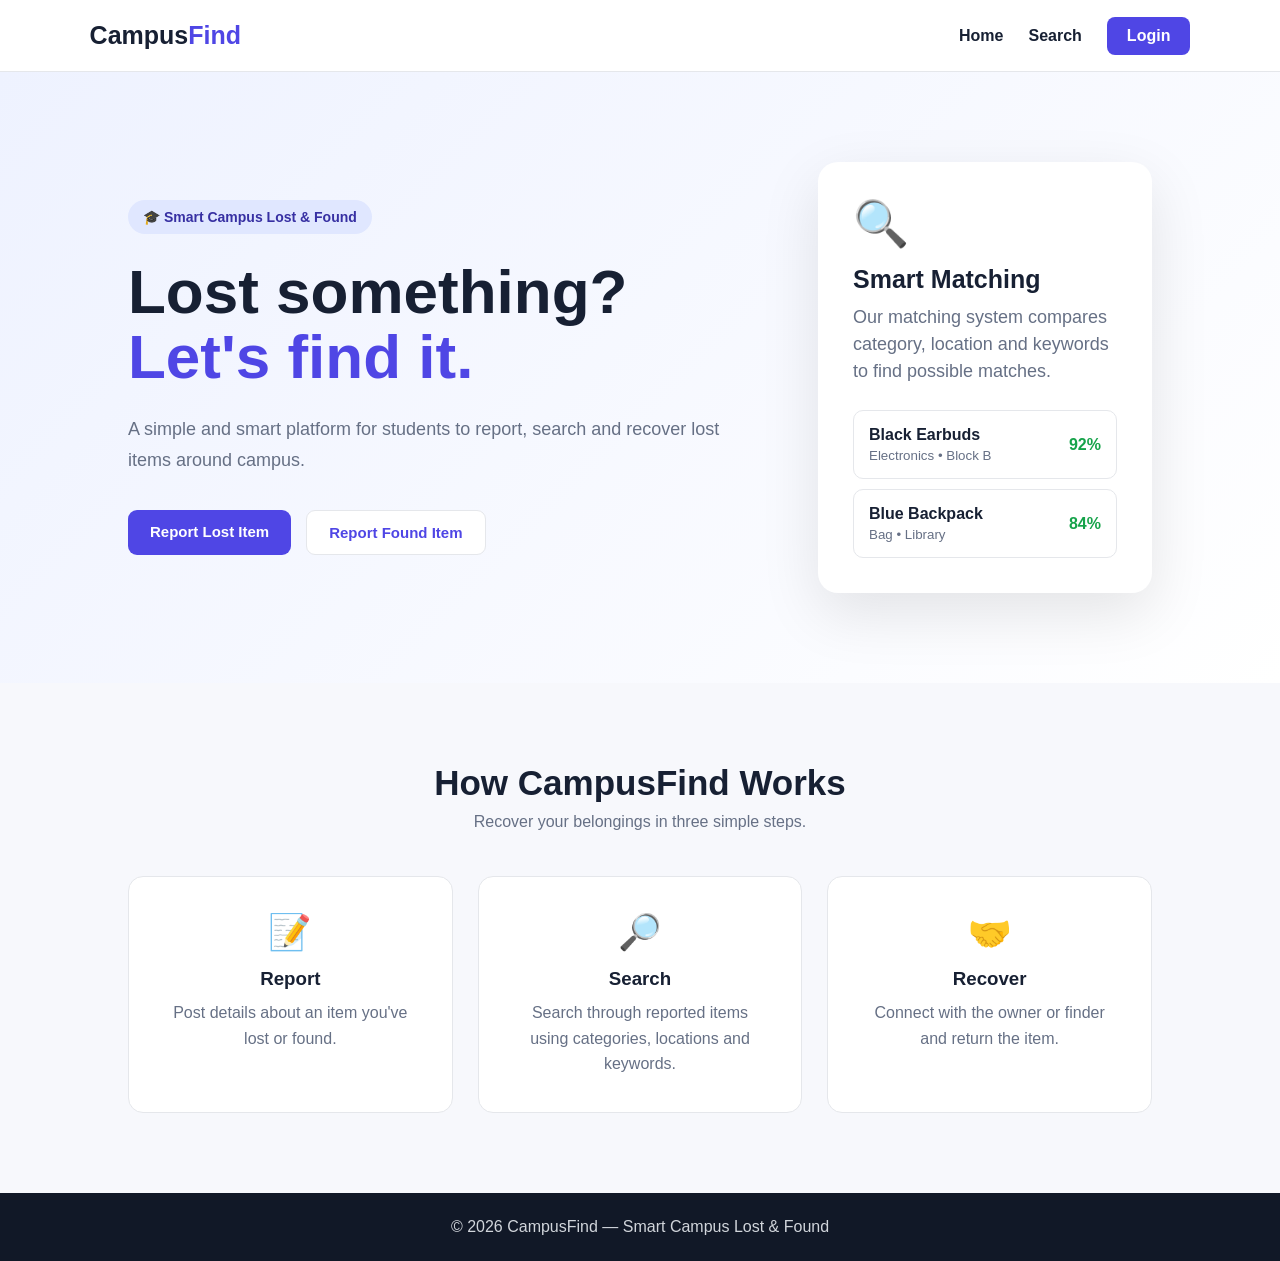
<file: docs/index.html>
<!DOCTYPE html>
<html lang="en">
<head>
    <meta charset="UTF-8">
    <meta name="viewport" content="width=device-width, initial-scale=1.0">
    <title>CampusFind - Lost & Found</title>
    <link rel="stylesheet" href="CSS/style.css">
</head>

<body>

<header class="navbar">
    <div class="logo">
        Campus<span>Find</span>
    </div>

    <nav>
        <a href="index.html">Home</a>
        <a href="search.html">Search</a>
        <a href="login.html" class="nav-btn">Login</a>
    </nav>
</header>

<section class="hero">

    <div class="hero-content">

        <div class="badge">
            🎓 Smart Campus Lost & Found
        </div>

        <h1>
            Lost something?
            <span>Let's find it.</span>
        </h1>

        <p>
            A simple and smart platform for students to report,
            search and recover lost items around campus.
        </p>

        <div class="hero-buttons">
            <a href="post_item.html?type=LOST" class="btn primary">
                Report Lost Item
            </a>

            <a href="post_item.html?type=FOUND" class="btn secondary">
                Report Found Item
            </a>
        </div>

    </div>

    <div class="hero-card">

        <div class="floating-icon">🔍</div>

        <h3>Smart Matching</h3>

        <p>
            Our matching system compares category,
            location and keywords to find possible matches.
        </p>

        <div class="match">
            <div>
                <strong>Black Earbuds</strong>
                <small>Electronics • Block B</small>
            </div>

            <span>92%</span>
        </div>

        <div class="match">
            <div>
                <strong>Blue Backpack</strong>
                <small>Bag • Library</small>
            </div>

            <span>84%</span>
        </div>

    </div>

</section>

<section class="features">

    <h2>How CampusFind Works</h2>

    <p class="section-text">
        Recover your belongings in three simple steps.
    </p>

    <div class="feature-grid">

        <div class="feature-card">
            <div class="feature-icon">📝</div>
            <h3>Report</h3>
            <p>
                Post details about an item you've lost or found.
            </p>
        </div>

        <div class="feature-card">
            <div class="feature-icon">🔎</div>
            <h3>Search</h3>
            <p>
                Search through reported items using categories,
                locations and keywords.
            </p>
        </div>

        <div class="feature-card">
            <div class="feature-icon">🤝</div>
            <h3>Recover</h3>
            <p>
                Connect with the owner or finder and return the item.
            </p>
        </div>

    </div>

</section>

<footer>
    <p>© 2026 CampusFind — Smart Campus Lost & Found</p>
</footer>

<script src="JS/app.js"></script>

</body>
</html>
</file>
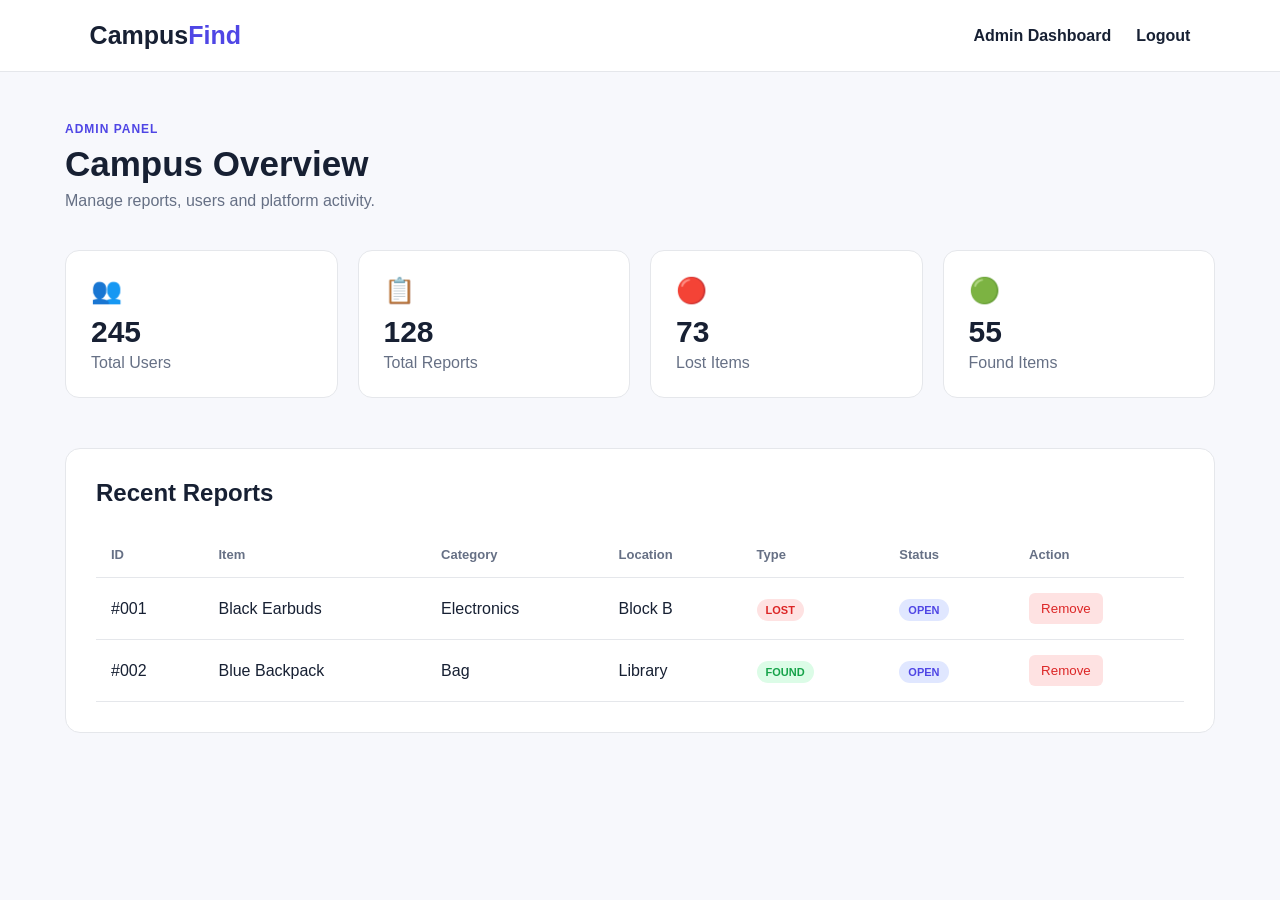
<file: docs/admin.html>
<!DOCTYPE html>
<html lang="en">

<head>

    <meta charset="UTF-8">

    <meta name="viewport"
          content="width=device-width, initial-scale=1.0">

    <title>Admin Dashboard - CampusFind</title>

    <link rel="stylesheet" href="CSS/style.css">

</head>

<body>

<header class="navbar">

    <div class="logo">
        Campus<span>Find</span>
    </div>

    <nav>

        <a href="admin.html">Admin Dashboard</a>

        <a href="index.html">Logout</a>

    </nav>

</header>

<main class="dashboard">

    <div class="dashboard-header">

        <div>

            <p class="small-title">
                ADMIN PANEL
            </p>

            <h1>Campus Overview</h1>

            <p>
                Manage reports, users and platform activity.
            </p>

        </div>

    </div>

    <div class="stats">

        <div class="stat-card">

            <span>👥</span>

            <h2>245</h2>

            <p>Total Users</p>

        </div>

        <div class="stat-card">

            <span>📋</span>

            <h2>128</h2>

            <p>Total Reports</p>

        </div>

        <div class="stat-card">

            <span>🔴</span>

            <h2>73</h2>

            <p>Lost Items</p>

        </div>

        <div class="stat-card">

            <span>🟢</span>

            <h2>55</h2>

            <p>Found Items</p>

        </div>

    </div>

    <section class="dashboard-section">

        <div class="section-heading">

            <h2>Recent Reports</h2>

        </div>

        <div class="admin-table">

            <table>

                <thead>

                    <tr>

                        <th>ID</th>
                        <th>Item</th>
                        <th>Category</th>
                        <th>Location</th>
                        <th>Type</th>
                        <th>Status</th>
                        <th>Action</th>

                    </tr>

                </thead>

                <tbody>

                    <tr>

                        <td>#001</td>

                        <td>Black Earbuds</td>

                        <td>Electronics</td>

                        <td>Block B</td>

                        <td>
                            <span class="status lost">
                                LOST
                            </span>
                        </td>

                        <td>
                            <span class="status open">
                                OPEN
                            </span>
                        </td>

                        <td>
                            <button class="delete-btn">
                                Remove
                            </button>
                        </td>

                    </tr>

                    <tr>

                        <td>#002</td>

                        <td>Blue Backpack</td>

                        <td>Bag</td>

                        <td>Library</td>

                        <td>
                            <span class="status found">
                                FOUND
                            </span>
                        </td>

                        <td>
                            <span class="status open">
                                OPEN
                            </span>
                        </td>

                        <td>
                            <button class="delete-btn">
                                Remove
                            </button>
                        </td>

                    </tr>

                </tbody>

            </table>

        </div>

    </section>

</main>

</body>
</html>
</file>
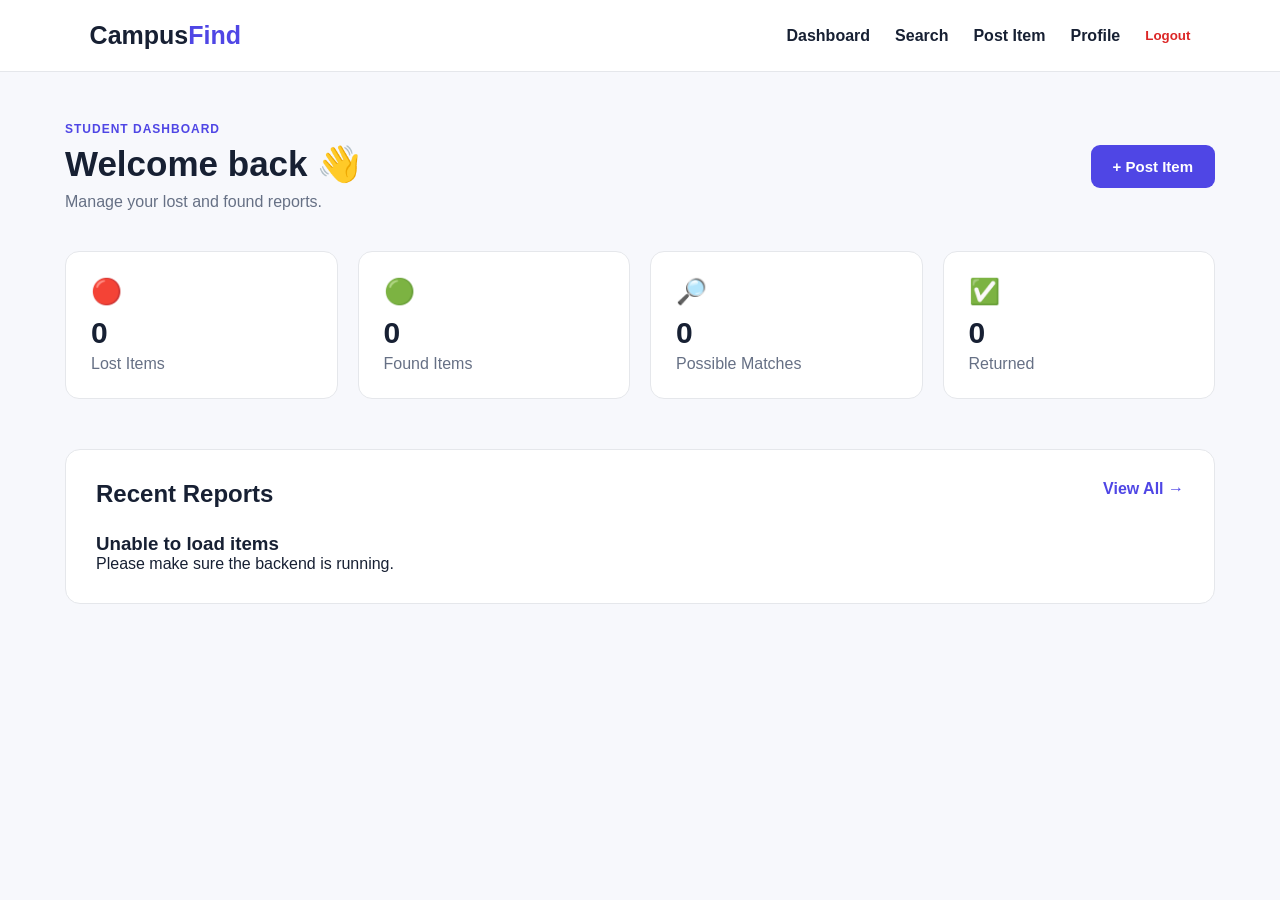
<file: docs/dashboard.html>
<!DOCTYPE html>
<html lang="en">

<head>

    <meta charset="UTF-8">

    <meta name="viewport"
          content="width=device-width, initial-scale=1.0">

    <title>Dashboard - CampusFind</title>

    <link rel="stylesheet" href="CSS/style.css">

</head>

<body>

<header class="navbar">

    <div class="logo">
        Campus<span>Find</span>
    </div>

    <nav>

        <a href="dashboard.html">Dashboard</a>

        <a href="search.html">Search</a>

        <a href="post_item.html">Post Item</a>

        <a href="profile.html">Profile</a>

        <button onclick="logout()" class="logout-btn">
            Logout
        </button>

    </nav>

</header>

<main class="dashboard">

    <div class="dashboard-header">

        <div>

            <p class="small-title">
                STUDENT DASHBOARD
            </p>

            <h1>
                Welcome back 👋
            </h1>

            <p>
                Manage your lost and found reports.
            </p>

        </div>

        <a href="post_item.html" class="btn primary">
            + Post Item
        </a>

    </div>

    <div class="stats">

        <div class="stat-card">
            <span>🔴</span>
            <h2 id="lostCount">0</h2>
            <p>Lost Items</p>
        </div>

        <div class="stat-card">
            <span>🟢</span>
            <h2 id="foundCount">0</h2>
            <p>Found Items</p>
        </div>

        <div class="stat-card">
            <span>🔎</span>
            <h2 id="matchCount">0</h2>
            <p>Possible Matches</p>
        </div>

        <div class="stat-card">
            <span>✅</span>
            <h2 id="returnedCount">0</h2>
            <p>Returned</p>
        </div>

    </div>

    <section class="dashboard-section">

        <div class="section-heading">

            <h2>Recent Reports</h2>

            <a href="search.html">
                View All →
            </a>

        </div>

        <div id="itemContainer" class="item-grid"></div>

    </section>

</main>

<script src="JS/app.js"></script>
<script src="JS/items.js"></script>

</body>
</html>
</file>
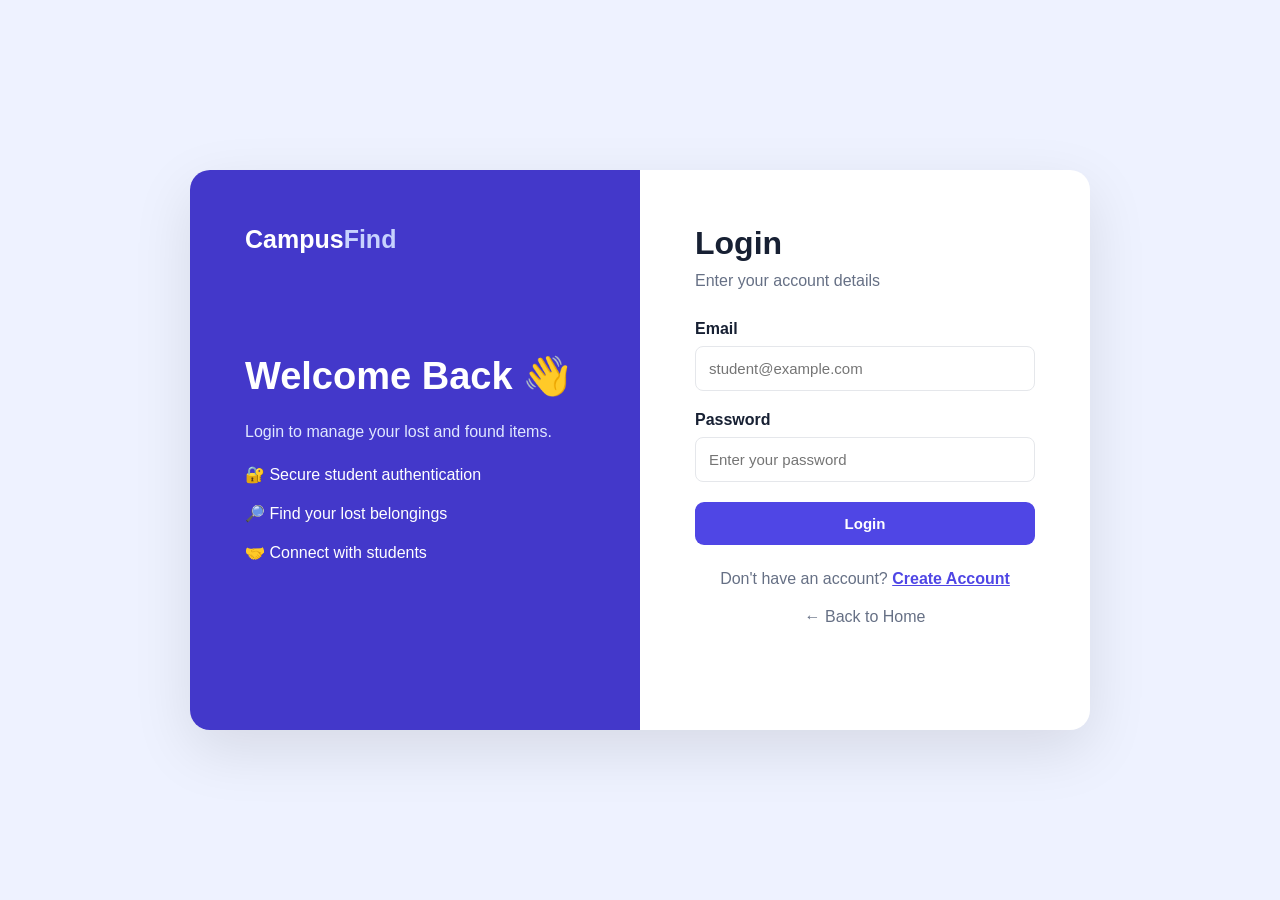
<file: docs/login.html>
<!DOCTYPE html>
<html lang="en">
<head>
    <meta charset="UTF-8">
    <meta name="viewport" content="width=device-width, initial-scale=1.0">

    <title>Login - CampusFind</title>

    <link rel="stylesheet" href="CSS/style.css">
</head>

<body class="auth-body">

<div class="auth-container">

    <div class="auth-left">

        <div class="logo">
            Campus<span>Find</span>
        </div>

        <h1>Welcome Back 👋</h1>

        <p>
            Login to manage your lost and found items.
        </p>

        <div class="auth-feature">
            🔐 Secure student authentication
        </div>

        <div class="auth-feature">
            🔎 Find your lost belongings
        </div>

        <div class="auth-feature">
            🤝 Connect with students
        </div>

    </div>

    <div class="auth-card">

        <h2>Login</h2>

        <p class="form-subtitle">
            Enter your account details
        </p>

        <form id="loginForm">

            <label>Email</label>

            <input
                type="email"
                id="email"
                placeholder="student@example.com"
                required
            >

            <label>Password</label>

            <input
                type="password"
                id="password"
                placeholder="Enter your password"
                required
            >

            <button type="submit" class="btn primary full">
                Login
            </button>

        </form>

        <p class="switch">
            Don't have an account?
            <a href="register.html">Create Account</a>
        </p>

        <a href="index.html" class="back">
            ← Back to Home
        </a>

    </div>

</div>

<script src="JS/auth.js"></script>

</body>
</html>
</file>
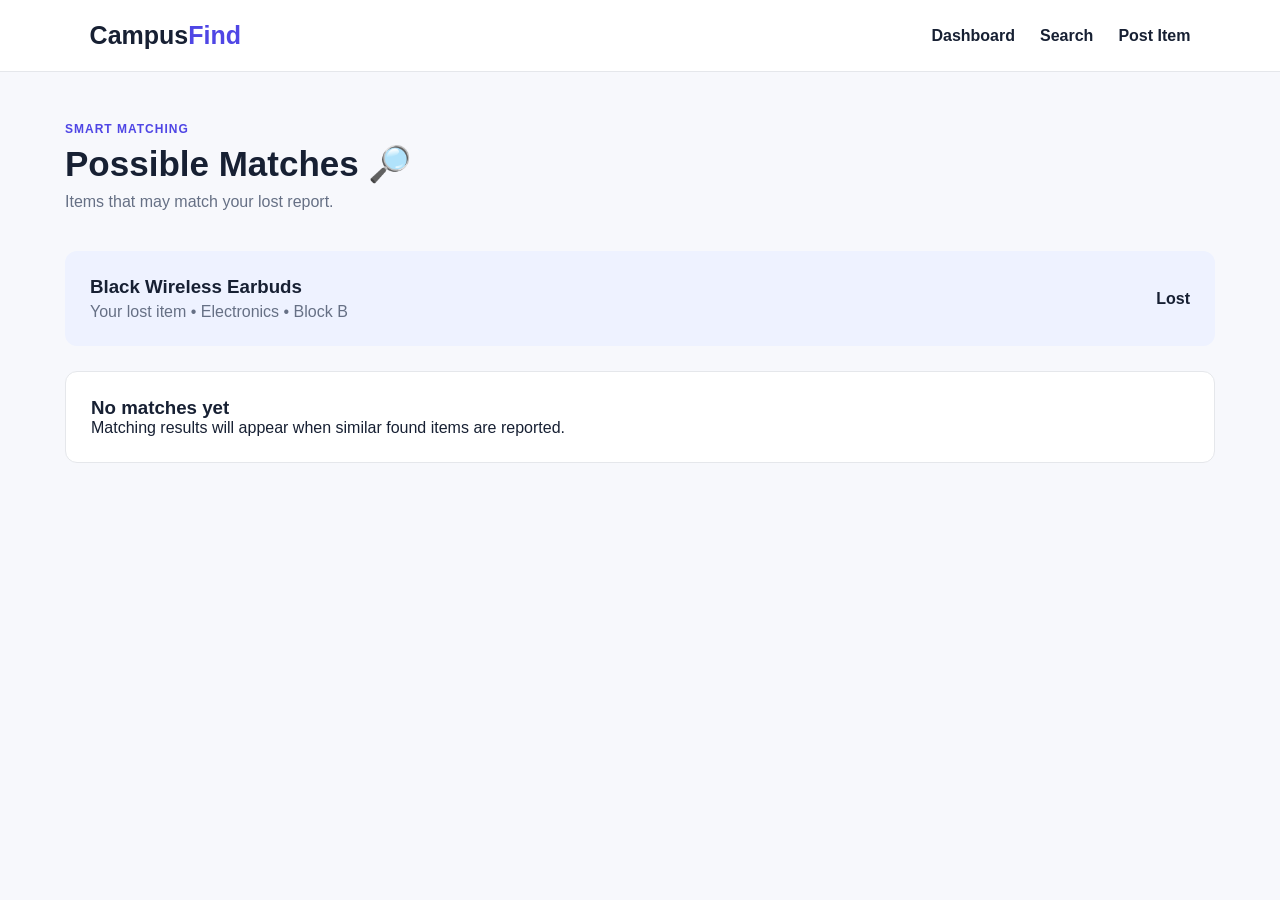
<file: docs/matches.html>
<!DOCTYPE html>
<html lang="en">

<head>

    <meta charset="UTF-8">

    <meta name="viewport"
          content="width=device-width, initial-scale=1.0">

    <title>Possible Matches - CampusFind</title>

    <link rel="stylesheet" href="CSS/style.css">

</head>

<body>

<header class="navbar">

    <div class="logo">
        Campus<span>Find</span>
    </div>

    <nav>

        <a href="dashboard.html">Dashboard</a>
        <a href="search.html">Search</a>
        <a href="post_item.html">Post Item</a>

    </nav>

</header>

<main class="dashboard">

    <div class="dashboard-header">

        <div>

            <p class="small-title">
                SMART MATCHING
            </p>

            <h1>Possible Matches 🔎</h1>

            <p>
                Items that may match your lost report.
            </p>

        </div>

    </div>

    <div class="match-banner">

        <div>
            <h3>Black Wireless Earbuds</h3>

            <p>
                Your lost item • Electronics • Block B
            </p>
        </div>

        <strong>Lost</strong>

    </div>

    <div id="matchesContainer"></div>

</main>

<script src="JS/matches.js"></script>

</body>
</html>
</file>
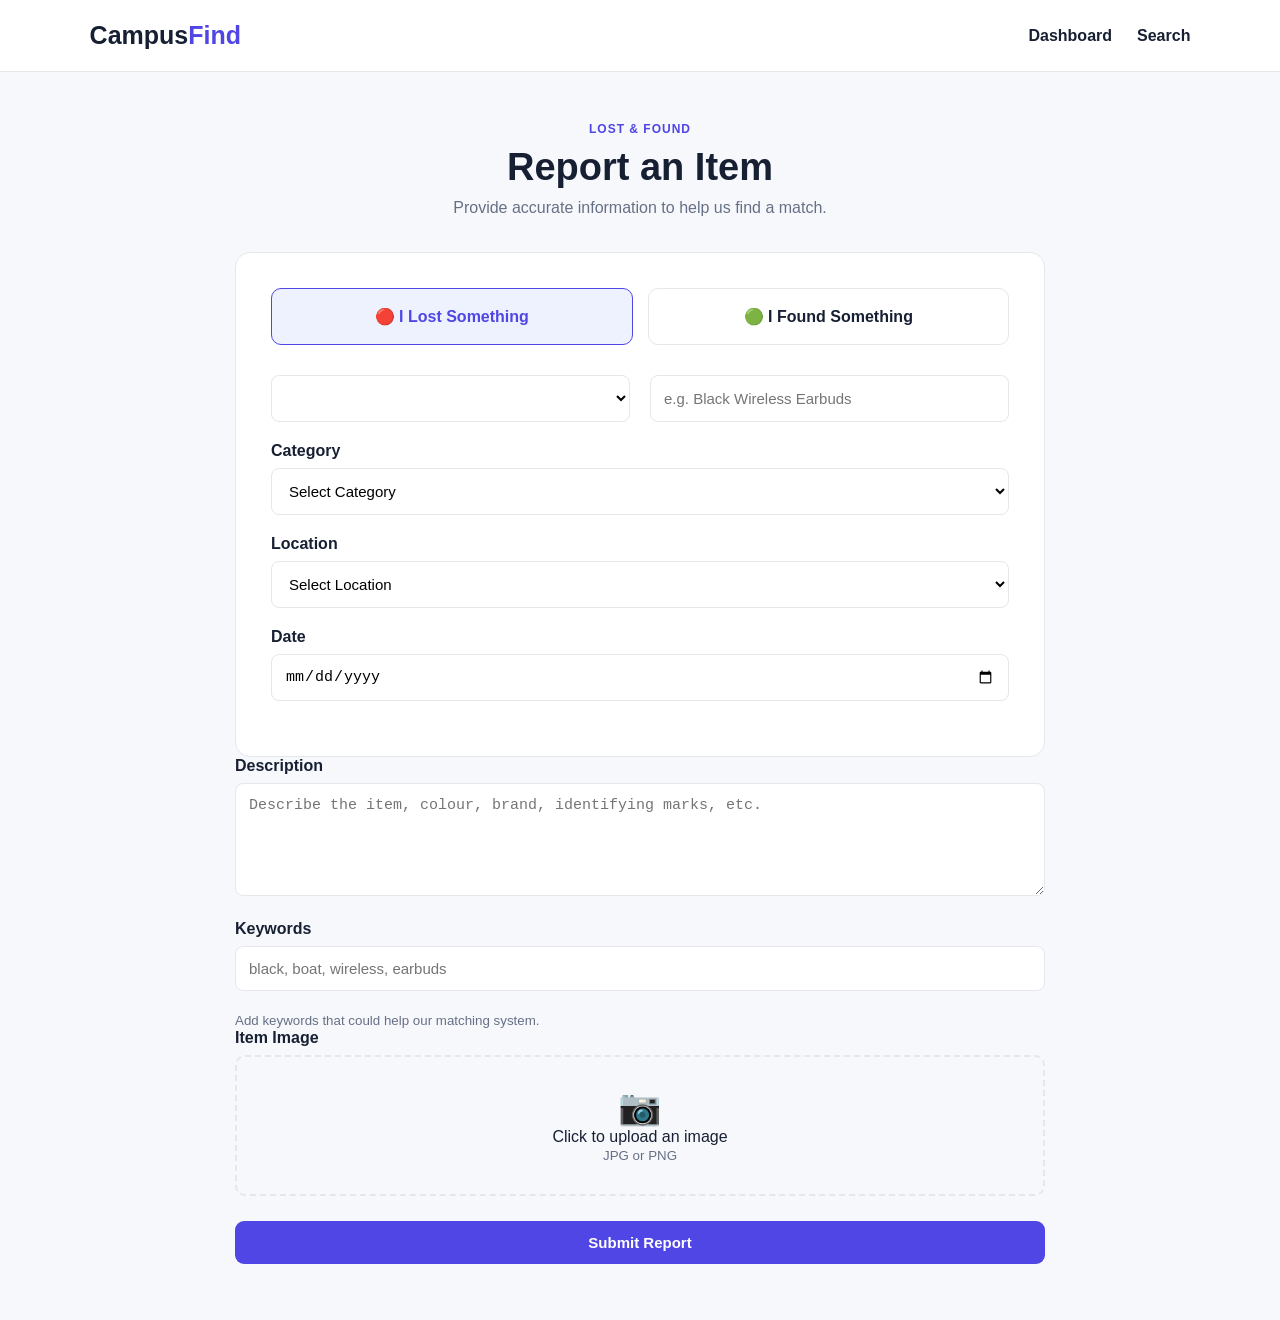
<file: docs/post_item.html>
<!DOCTYPE html>
<html lang="en">

<head>

    <meta charset="UTF-8">

    <meta name="viewport"
          content="width=device-width, initial-scale=1.0">

    <title>Post Item - CampusFind</title>

    <link rel="stylesheet" href="CSS/style.css">

</head>

<body>

<header class="navbar">

    <div class="logo">
        Campus<span>Find</span>
    </div>

    <nav>

        <a href="dashboard.html">Dashboard</a>
        <a href="search.html">Search</a>

    </nav>

</header>

<main class="form-page">

    <div class="form-header">

        <p class="small-title">
            LOST & FOUND
        </p>

        <h1>Report an Item</h1>

        <p>
            Provide accurate information to help us find a match.
        </p>

    </div>

    <div class="item-form-card">

        <form id="itemForm">

            <div class="type-selector">

                <label>
                    <input
                        type="radio"
                        name="type"
                        value="LOST"
                        checked
                    >

                    <span>
                        🔴 I Lost Something
                    </span>
                </label>

                <label>
                    <input
                        type="radio"
                        name="type"
                        value="FOUND"
                    >

                    <span>
                        🟢 I Found Something
                    </span>
                </label>

            </div>

            <div class="form-grid">
            <select id="category" required>

   
                <div class="form-group">

                    <label>Item Title</label>

                    <input
                        type="text"
                        id="title"
                        placeholder="e.g. Black Wireless Earbuds"
                        required
                    >

                </div>

                <div class="form-group">

                    <label>Category</label>

                    <select id="category" required>

                        <option value="">
                            Select Category
                        </option>

                        <option>Electronics</option>
                        <option>Books</option>
                        <option>Bag</option>
                        <option>Clothing</option>
                        <option>Documents</option>
                        <option>Keys</option>
                        <option>Accessories</option>
                        <option>Other</option>

                    </select>

                </div>

                <div class="form-group">

                    <label>Location</label>

                    <select id="location" required>

                        <option value="">
                            Select Location
                        </option>

                        <option>Block A</option>
                        <option>Block B</option>
                        <option>Block C</option>
                        <option>Library</option>
                        <option>Cafeteria</option>
                        <option>Sports Ground</option>
                        <option>Parking</option>
                        <option>Hostel</option>

                    </select>

                </div>

                <div class="form-group">

                    <label>Date</label>

                    <input
                        type="date"
                        id="date"
                        required
                    >

                </div>

            </div>

            <div class="form-group">

                <label>Description</label>

                <textarea
                    id="description"
                    rows="5"
                    placeholder="Describe the item, colour, brand, identifying marks, etc."
                    required
                ></textarea>

            </div>

            <div class="form-group">

                <label>Keywords</label>

                <input
                    type="text"
                    id="keywords"
                    placeholder="black, boat, wireless, earbuds"
                >

                <small>
                    Add keywords that could help our matching system.
                </small>

            </div>

            <div class="form-group">

                <label>Item Image</label>

                <div class="upload-box">

                    <span>📷</span>

                    <p>
                        Click to upload an image
                    </p>

                    <small>
                        JPG or PNG
                    </small>

                    <input
                        type="file"
                        id="image"
                        accept="image/*"
                    >

                </div>

            </div>

            <button
                type="submit"
                class="btn primary full"
            >
                Submit Report
            </button>

        </form>

    </div>

</main>

<script src="JS/items.js"></script>

</body>
</html>
</file>
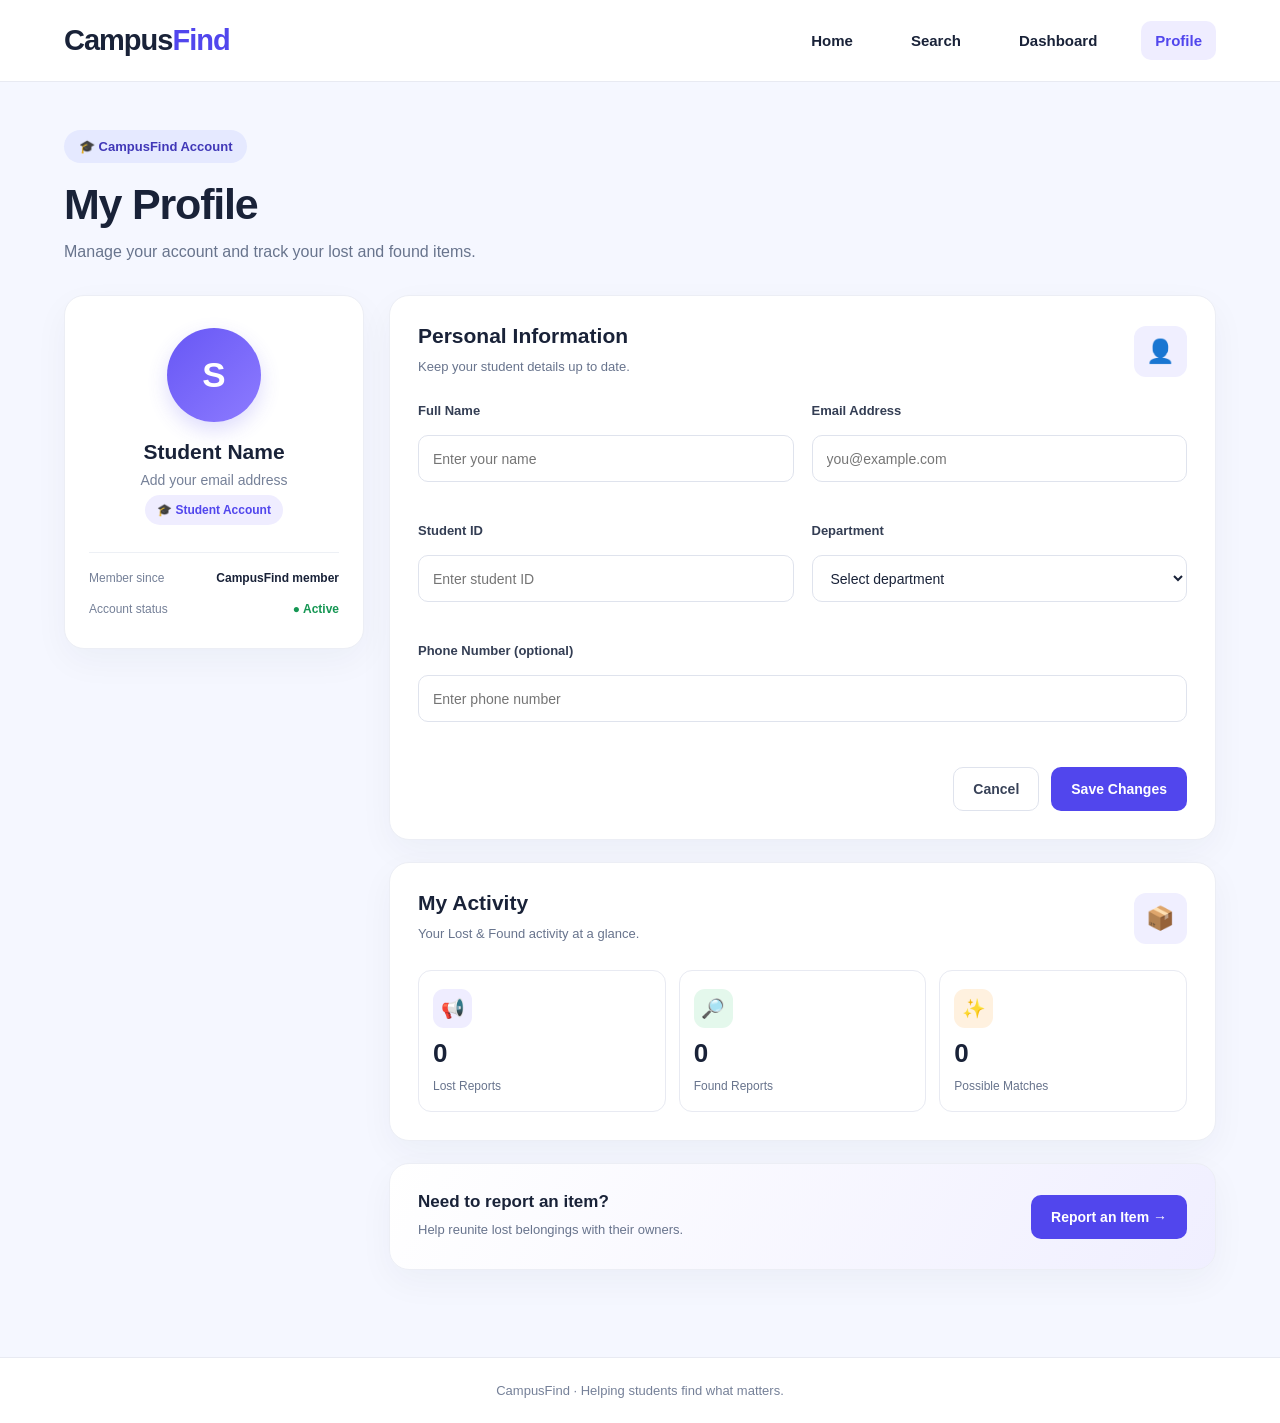
<file: docs/profile.html>
<!DOCTYPE html>
<html lang="en">
<head>
    <meta charset="UTF-8">
    <meta name="viewport" content="width=device-width, initial-scale=1.0">
    <title>My Profile | CampusFind</title>
    <link rel="stylesheet" href="CSS/style.css">
    <link rel="stylesheet" href="CSS/profile.css">
</head>
<body class="profile-page">

    <nav class="profile-navbar">
        <a href="index.html" class="profile-brand">
            Campus<span>Find</span>
        </a>

        <div class="profile-nav-links">
            <a href="index.html">Home</a>
            <a href="search.html">Search</a>
            <a href="dashboard.html">Dashboard</a>
            <a href="profile.html" class="active">Profile</a>
        </div>
    </nav>

    <main class="profile-container">

        <section class="profile-heading">
            <div>
                <span class="profile-badge">🎓 CampusFind Account</span>
                <h1>My Profile</h1>
                <p>Manage your account and track your lost and found items.</p>
            </div>
        </section>

        <section class="profile-layout">

            <aside class="profile-card profile-summary">
                <div class="avatar" id="avatar">S</div>
                <h2 id="displayName">Student Name</h2>
                <p id="displayEmail">student@example.com</p>
                <span class="student-badge">🎓 Student Account</span>

                <div class="summary-divider"></div>

                <div class="summary-detail">
                    <span>Member since</span>
                    <strong id="memberSince">CampusFind member</strong>
                </div>

                <div class="summary-detail">
                    <span>Account status</span>
                    <strong class="verified-status">● Active</strong>
                </div>
            </aside>

            <div class="profile-main">

                <section class="profile-card">
                    <div class="section-heading">
                        <div>
                            <h2>Personal Information</h2>
                            <p>Keep your student details up to date.</p>
                        </div>
                        <span class="section-icon">👤</span>
                    </div>

                    <form id="profileForm">
                        <div class="profile-form-grid">
                            <div class="profile-field">
                                <label for="fullName">Full Name</label>
                                <input id="fullName" name="fullName"
                                       type="text" placeholder="Enter your name"
                                       required maxlength="100">
                            </div>

                            <div class="profile-field">
                                <label for="email">Email Address</label>
                                <input id="email" name="email"
                                       type="email" placeholder="you@example.com"
                                       required maxlength="150">
                            </div>

                            <div class="profile-field">
                                <label for="studentId">Student ID</label>
                                <input id="studentId" name="studentId"
                                       type="text" placeholder="Enter student ID"
                                       maxlength="50">
                            </div>

                            <div class="profile-field">
                                <label for="department">Department</label>
                                <select id="department" name="department">
                                    <option value="">Select department</option>
                                    <option value="CSE">Computer Science (CSE)</option>
                                    <option value="IT">Information Technology</option>
                                    <option value="ECE">Electronics (ECE)</option>
                                    <option value="ME">Mechanical Engineering</option>
                                    <option value="Other">Other</option>
                                </select>
                            </div>

                            <div class="profile-field full-width">
                                <label for="phone">Phone Number (optional)</label>
                                <input id="phone" name="phone"
                                       type="tel" placeholder="Enter phone number"
                                       maxlength="20">
                            </div>
                        </div>

                        <p id="profileMessage" class="profile-message"
                           role="status" aria-live="polite"></p>

                        <div class="profile-actions">
                            <button type="reset" class="btn-secondary">
                                Cancel
                            </button>
                            <button type="submit" class="btn-primary">
                                Save Changes
                            </button>
                        </div>
                    </form>
                </section>

                <section class="profile-card">
                    <div class="section-heading">
                        <div>
                            <h2>My Activity</h2>
                            <p>Your Lost & Found activity at a glance.</p>
                        </div>
                        <span class="section-icon">📦</span>
                    </div>

                    <div class="activity-grid">
                        <a href="dashboard.html" class="activity-item">
                            <span class="activity-icon purple">📢</span>
                            <strong id="lostCount">—</strong>
                            <span>Lost Reports</span>
                        </a>

                        <a href="dashboard.html" class="activity-item">
                            <span class="activity-icon green">🔎</span>
                            <strong id="foundCount">—</strong>
                            <span>Found Reports</span>
                        </a>

                        <a href="matches.html" class="activity-item">
                            <span class="activity-icon orange">✨</span>
                            <strong id="matchCount">—</strong>
                            <span>Possible Matches</span>
                        </a>
                    </div>
                </section>

                <section class="profile-card profile-help">
                    <div>
                        <h3>Need to report an item?</h3>
                        <p>Help reunite lost belongings with their owners.</p>
                    </div>
                    <a href="post_item.html" class="btn-primary">
                        Report an Item →
                    </a>
                </section>

            </div>
        </section>
    </main>

    <footer class="profile-footer">
        CampusFind · Helping students find what matters.
    </footer>

    <script src="JS/profile.js"></script>
</body>
</html>
</file>
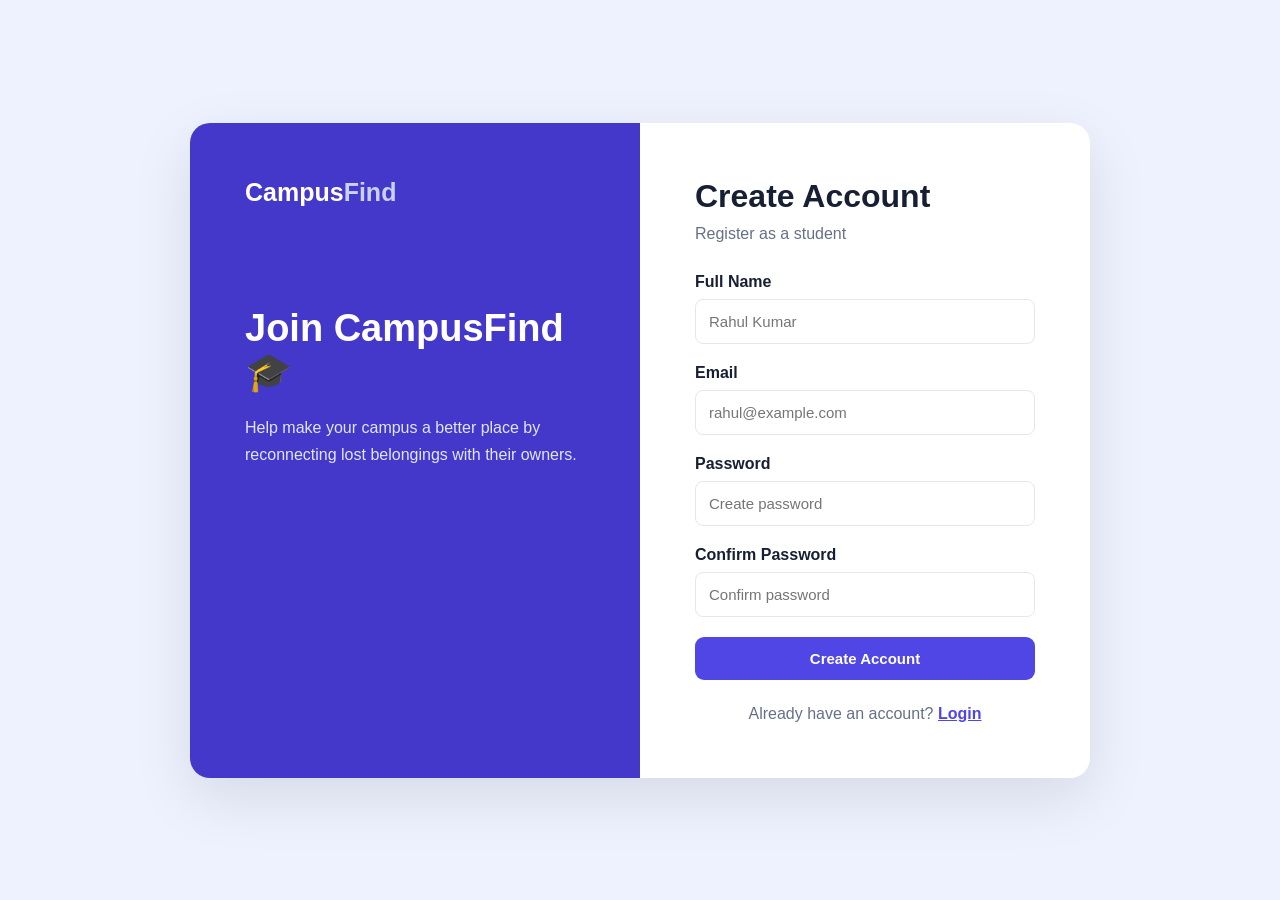
<file: docs/register.html>
<!DOCTYPE html>
<html lang="en">

<head>

    <meta charset="UTF-8">

    <meta name="viewport"
          content="width=device-width, initial-scale=1.0">

    <title>Register - CampusFind</title>

    <link rel="stylesheet" href="CSS/style.css">

</head>

<body class="auth-body">

<div class="auth-container">

    <div class="auth-left">

        <div class="logo">
            Campus<span>Find</span>
        </div>

        <h1>Join CampusFind 🎓</h1>

        <p>
            Help make your campus a better place by
            reconnecting lost belongings with their owners.
        </p>

    </div>

    <div class="auth-card">

        <h2>Create Account</h2>

        <p class="form-subtitle">
            Register as a student
        </p>

        <form id="registerForm">

            <label>Full Name</label>

            <input
                type="text"
                id="name"
                placeholder="Rahul Kumar"
                required
            >

            <label>Email</label>

            <input
                type="email"
                id="email"
                placeholder="rahul@example.com"
                required
            >

            <label>Password</label>

            <input
                type="password"
                id="password"
                placeholder="Create password"
                required
            >

            <label>Confirm Password</label>

            <input
                type="password"
                id="confirmPassword"
                placeholder="Confirm password"
                required
            >

            <button type="submit" class="btn primary full">
                Create Account
            </button>

        </form>

        <p class="switch">
            Already have an account?
            <a href="login.html">Login</a>
        </p>

    </div>

</div>

<script src="JS/auth.js"></script>

</body>
</html>
</file>
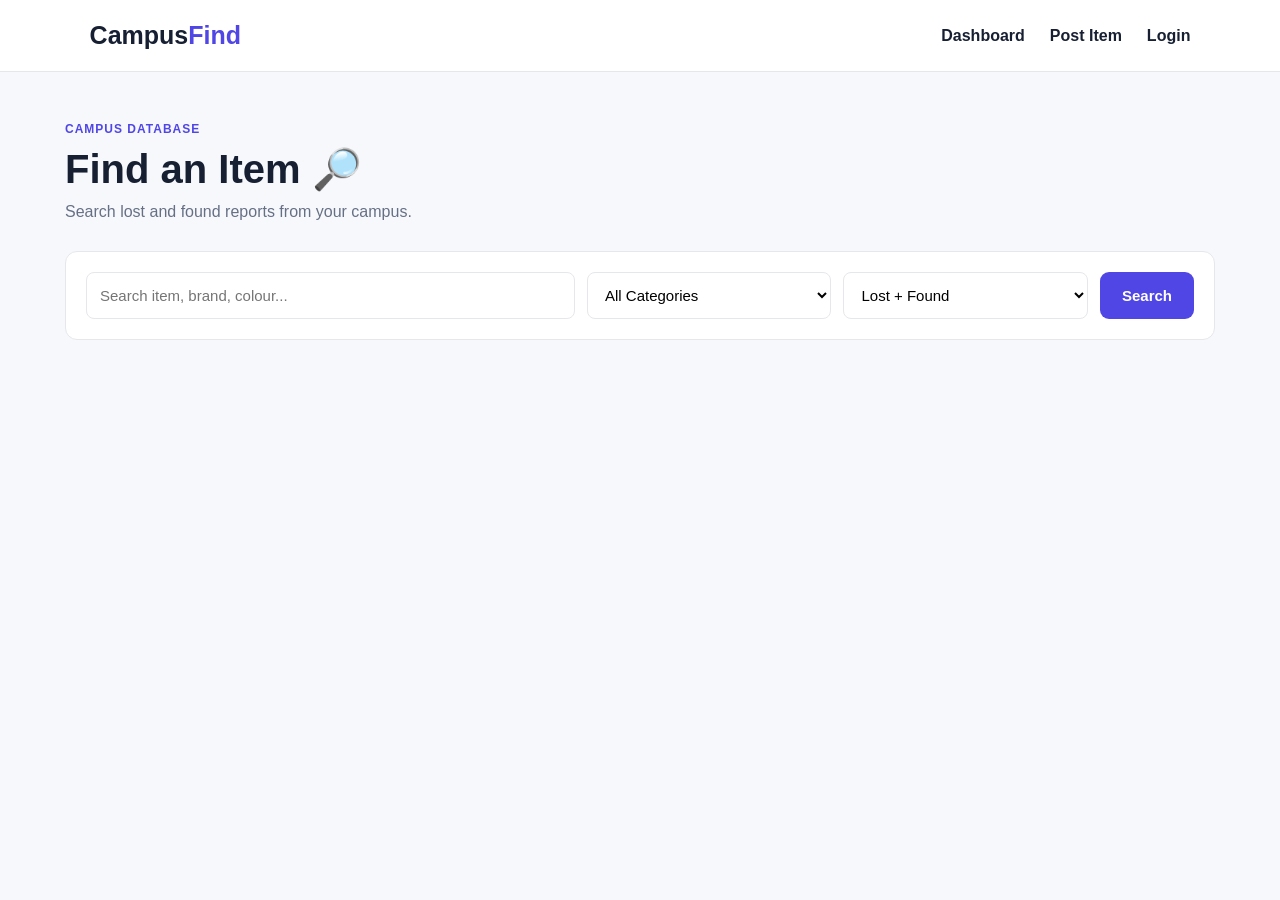
<file: docs/search.html>
<!DOCTYPE html>
<html lang="en">

<head>

    <meta charset="UTF-8">

    <meta name="viewport"
          content="width=device-width, initial-scale=1.0">

    <title>Search Items - CampusFind</title>

    <link rel="stylesheet" href="CSS/style.css">

</head>

<body>

<header class="navbar">

    <div class="logo">
        Campus<span>Find</span>
    </div>

    <nav>

        <a href="dashboard.html">Dashboard</a>

        <a href="post_item.html">Post Item</a>

        <a href="login.html">Login</a>

    </nav>

</header>

<main class="search-page">

    <div class="search-header">

        <p class="small-title">
            CAMPUS DATABASE
        </p>

        <h1>Find an Item 🔎</h1>

        <p>
            Search lost and found reports from your campus.
        </p>

    </div>

    <div class="search-box">

        <input
            type="text"
            id="searchInput"
            placeholder="Search item, brand, colour..."
        >

        <select id="searchCategory">

            <option value="">All Categories</option>

            <option>Electronics</option>
            <option>Books</option>
            <option>Bag</option>
            <option>Clothing</option>
            <option>Documents</option>
            <option>Keys</option>
            <option>Accessories</option>

        </select>

        <select id="searchType">

            <option value="">Lost + Found</option>

            <option value="LOST">Lost</option>
            <option value="FOUND">Found</option>

        </select>

        <button
            onclick="searchItems()"
            class="btn primary"
        >
            Search
        </button>

    </div>

    <div
        id="searchResults"
        class="item-grid"
    ></div>

</main>

<script src="JS/items.js"></script>

</body>
</html>
</file>
<file: docs/CSS/style.css>
* {
    margin: 0;
    padding: 0;
    box-sizing: border-box;
}

:root {
    --primary: #4f46e5;
    --primary-dark: #3730a3;
    --text: #172033;
    --muted: #667085;
    --background: #f7f8fc;
    --white: #ffffff;
    --border: #e5e7eb;
    --green: #16a34a;
    --red: #dc2626;
}

body {
    font-family: Arial, Helvetica, sans-serif;
    background: var(--background);
    color: var(--text);
}

/* NAVBAR */

.navbar {
    height: 72px;
    padding: 0 7%;
    display: flex;
    align-items: center;
    justify-content: space-between;
    background: white;
    border-bottom: 1px solid var(--border);
}

.logo {
    font-size: 25px;
    font-weight: 800;
    color: var(--text);
}

.logo span {
    color: var(--primary);
}

.navbar nav {
    display: flex;
    align-items: center;
    gap: 25px;
}

.navbar a {
    text-decoration: none;
    color: var(--text);
    font-weight: 600;
}

.nav-btn {
    background: var(--primary);
    color: white !important;
    padding: 10px 20px;
    border-radius: 8px;
}

.logout-btn {
    border: none;
    background: transparent;
    font-weight: 600;
    cursor: pointer;
    color: var(--red);
}

/* HERO */

.hero {
    min-height: 600px;
    padding: 90px 10%;
    display: flex;
    align-items: center;
    justify-content: space-between;
    gap: 70px;
    background:
        linear-gradient(135deg, #eef2ff, #ffffff);
}

.hero-content {
    max-width: 620px;
}

.badge {
    display: inline-block;
    background: #e0e7ff;
    color: var(--primary-dark);
    padding: 9px 15px;
    border-radius: 30px;
    font-size: 14px;
    font-weight: bold;
    margin-bottom: 25px;
}

.hero h1 {
    font-size: 62px;
    line-height: 1.05;
    margin-bottom: 25px;
}

.hero h1 span {
    display: block;
    color: var(--primary);
}

.hero p {
    font-size: 18px;
    line-height: 1.7;
    color: var(--muted);
}

.hero-buttons {
    display: flex;
    gap: 15px;
    margin-top: 35px;
}

/* BUTTONS */

.btn {
    display: inline-block;
    border: none;
    cursor: pointer;
    text-decoration: none;
    padding: 13px 22px;
    border-radius: 9px;
    font-size: 15px;
    font-weight: 700;
    text-align: center;
}

.primary {
    background: var(--primary);
    color: white;
}

.primary:hover {
    background: var(--primary-dark);
}

.secondary {
    background: white;
    color: var(--primary);
    border: 1px solid var(--border);
}

.full {
    width: 100%;
}

/* HERO CARD */

.hero-card {
    width: 370px;
    background: white;
    padding: 35px;
    border-radius: 20px;
    box-shadow: 0 20px 60px rgba(0, 0, 0, .1);
}

.floating-icon {
    font-size: 45px;
    margin-bottom: 15px;
}

.hero-card h3 {
    font-size: 25px;
    margin-bottom: 10px;
}

.hero-card p {
    color: var(--muted);
    line-height: 1.5;
    margin-bottom: 25px;
}

.match {
    display: flex;
    justify-content: space-between;
    align-items: center;
    padding: 15px;
    border: 1px solid var(--border);
    border-radius: 10px;
    margin-top: 10px;
}

.match small {
    display: block;
    color: var(--muted);
    margin-top: 4px;
}

.match > span {
    color: var(--green);
    font-weight: bold;
}

/* FEATURES */

.features {
    padding: 80px 10%;
    text-align: center;
}

.features h2 {
    font-size: 35px;
}

.section-text {
    color: var(--muted);
    margin-top: 10px;
}

.feature-grid {
    margin-top: 45px;
    display: grid;
    grid-template-columns: repeat(3, 1fr);
    gap: 25px;
}

.feature-card {
    background: white;
    padding: 35px;
    border-radius: 15px;
    border: 1px solid var(--border);
}

.feature-icon {
    font-size: 35px;
    margin-bottom: 15px;
}

.feature-card h3 {
    margin-bottom: 10px;
}

.feature-card p {
    color: var(--muted);
    line-height: 1.6;
}

/* FOOTER */

footer {
    text-align: center;
    padding: 25px;
    background: #111827;
    color: #d1d5db;
}

/* AUTH */

.auth-body {
    min-height: 100vh;
    display: flex;
    align-items: center;
    justify-content: center;
    background: #eef2ff;
}

.auth-container {
    width: 900px;
    min-height: 560px;
    display: grid;
    grid-template-columns: 1fr 1fr;
    background: white;
    border-radius: 20px;
    overflow: hidden;
    box-shadow: 0 20px 60px rgba(0,0,0,.1);
}

.auth-left {
    padding: 55px;
    background: #4338ca;
    color: white;
}

.auth-left .logo {
    color: white;
    margin-bottom: 100px;
}

.auth-left .logo span {
    color: #c7d2fe;
}

.auth-left h1 {
    font-size: 38px;
    margin-bottom: 20px;
}

.auth-left p {
    line-height: 1.7;
    color: #e0e7ff;
}

.auth-feature {
    margin-top: 20px;
}

.auth-card {
    padding: 55px;
}

.auth-card h2 {
    font-size: 32px;
}

.form-subtitle {
    color: var(--muted);
    margin: 10px 0 30px;
}

label {
    display: block;
    font-weight: 600;
    margin-bottom: 8px;
}

input,
select,
textarea {
    width: 100%;
    padding: 13px;
    border: 1px solid var(--border);
    border-radius: 8px;
    font-size: 15px;
    margin-bottom: 20px;
    outline: none;
    background: white;
}

input:focus,
select:focus,
textarea:focus {
    border-color: var(--primary);
}

.switch {
    text-align: center;
    margin-top: 25px;
    color: var(--muted);
}

.switch a {
    color: var(--primary);
    font-weight: bold;
}

.back {
    display: block;
    text-align: center;
    margin-top: 20px;
    color: var(--muted);
    text-decoration: none;
}

/* DASHBOARD */

.dashboard {
    max-width: 1200px;
    margin: auto;
    padding: 50px 25px;
}

.dashboard-header {
    display: flex;
    justify-content: space-between;
    align-items: center;
    margin-bottom: 40px;
}

.dashboard-header h1 {
    font-size: 35px;
    margin: 8px 0;
}

.dashboard-header p {
    color: var(--muted);
}

.small-title {
    font-size: 12px !important;
    font-weight: bold;
    color: var(--primary) !important;
    letter-spacing: 1px;
}

/* STATS */

.stats {
    display: grid;
    grid-template-columns: repeat(4, 1fr);
    gap: 20px;
    margin-bottom: 50px;
}

.stat-card {
    background: white;
    border: 1px solid var(--border);
    padding: 25px;
    border-radius: 14px;
}

.stat-card span {
    font-size: 25px;
}

.stat-card h2 {
    font-size: 30px;
    margin: 10px 0 5px;
}

.stat-card p {
    color: var(--muted);
}

/* SECTIONS */

.dashboard-section {
    background: white;
    padding: 30px;
    border-radius: 15px;
    border: 1px solid var(--border);
}

.section-heading {
    display: flex;
    justify-content: space-between;
    margin-bottom: 25px;
}

.section-heading a {
    color: var(--primary);
    text-decoration: none;
    font-weight: bold;
}

/* ITEM CARDS */

.item-grid {
    display: grid;
    grid-template-columns: repeat(3, 1fr);
    gap: 20px;
}

.item-card {
    border: 1px solid var(--border);
    border-radius: 12px;
    overflow: hidden;
    background: white;
}

.item-image {
    height: 150px;
    background: #eef2ff;
    display: flex;
    align-items: center;
    justify-content: center;
    font-size: 50px;
}

.item-content {
    padding: 20px;
}

.item-content h3 {
    margin-bottom: 8px;
}

.item-content p {
    color: var(--muted);
    font-size: 14px;
    margin: 5px 0;
}

.item-footer {
    display: flex;
    justify-content: space-between;
    align-items: center;
    margin-top: 15px;
}

.status {
    padding: 5px 9px;
    border-radius: 20px;
    font-size: 11px;
    font-weight: bold;
}

.status.lost {
    background: #fee2e2;
    color: var(--red);
}

.status.found {
    background: #dcfce7;
    color: var(--green);
}

.status.open {
    background: #e0e7ff;
    color: var(--primary);
}

/* FORM PAGE */

.form-page {
    max-width: 850px;
    margin: auto;
    padding: 50px 20px;
}

.form-header {
    text-align: center;
    margin-bottom: 35px;
}

.form-header h1 {
    font-size: 38px;
    margin: 10px 0;
}

.form-header p {
    color: var(--muted);
}

.item-form-card {
    background: white;
    border: 1px solid var(--border);
    padding: 35px;
    border-radius: 15px;
}

.type-selector {
    display: grid;
    grid-template-columns: 1fr 1fr;
    gap: 15px;
    margin-bottom: 30px;
}

.type-selector label {
    margin: 0;
}

.type-selector input {
    display: none;
}

.type-selector span {
    display: block;
    padding: 18px;
    border: 1px solid var(--border);
    border-radius: 10px;
    cursor: pointer;
    text-align: center;
}

.type-selector input:checked + span {
    border-color: var(--primary);
    background: #eef2ff;
    color: var(--primary);
}

.form-grid {
    display: grid;
    grid-template-columns: 1fr 1fr;
    gap: 20px;
}

small {
    color: var(--muted);
}

/* UPLOAD */

.upload-box {
    position: relative;
    border: 2px dashed var(--border);
    padding: 30px;
    text-align: center;
    border-radius: 10px;
    margin-bottom: 25px;
}

.upload-box span {
    font-size: 35px;
}

.upload-box input {
    position: absolute;
    inset: 0;
    opacity: 0;
    cursor: pointer;
}

/* SEARCH */

.search-page {
    max-width: 1200px;
    margin: auto;
    padding: 50px 25px;
}

.search-header {
    margin-bottom: 30px;
}

.search-header h1 {
    font-size: 40px;
    margin: 10px 0;
}

.search-header p {
    color: var(--muted);
}

.search-box {
    display: grid;
    grid-template-columns: 2fr 1fr 1fr auto;
    gap: 12px;
    background: white;
    padding: 20px;
    border: 1px solid var(--border);
    border-radius: 12px;
    margin-bottom: 35px;
}

.search-box input,
.search-box select {
    margin: 0;
}

/* MATCH */

.match-banner {
    display: flex;
    justify-content: space-between;
    align-items: center;
    padding: 25px;
    background: #eef2ff;
    border-radius: 12px;
    margin-bottom: 25px;
}

.match-banner p {
    color: var(--muted);
    margin-top: 5px;
}

.match-card {
    background: white;
    border: 1px solid var(--border);
    padding: 25px;
    border-radius: 12px;
    margin-bottom: 15px;
}

.match-score {
    font-size: 30px;
    font-weight: bold;
    color: var(--green);
}

/* TABLE */

.admin-table {
    overflow-x: auto;
}

table {
    width: 100%;
    border-collapse: collapse;
}

th,
td {
    padding: 15px;
    text-align: left;
    border-bottom: 1px solid var(--border);
}

th {
    color: var(--muted);
    font-size: 13px;
}

.delete-btn {
    background: #fee2e2;
    color: var(--red);
    border: none;
    padding: 8px 12px;
    border-radius: 6px;
    cursor: pointer;
}

/* RESPONSIVE */

@media (max-width: 850px) {

    .hero {
        flex-direction: column;
        padding: 60px 7%;
    }

    .hero h1 {
        font-size: 45px;
    }

    .hero-card {
        width: 100%;
    }

    .feature-grid,
    .item-grid {
        grid-template-columns: 1fr;
    }

    .stats {
        grid-template-columns: 1fr 1fr;
    }

    .auth-container {
        width: 95%;
        grid-template-columns: 1fr;
    }

    .auth-left {
        display: none;
    }

    .search-box {
        grid-template-columns: 1fr;
    }

    .form-grid {
        grid-template-columns: 1fr;
    }

}

@media (max-width: 500px) {

    .navbar {
        padding: 0 20px;
    }

    .navbar nav {
        gap: 10px;
    }

    .navbar nav a:not(.nav-btn) {
        display: none;
    }

    .stats {
        grid-template-columns: 1fr;
    }

    .type-selector {
        grid-template-columns: 1fr;
    }

}
</file>
<file: docs/CSS/profile.css>
/* CampusFind Profile Page */
.profile-page {
    margin: 0;
    background: #f5f7ff;
    color: #192238;
    font-family: Inter, -apple-system, BlinkMacSystemFont, "Segoe UI",
                 Arial, sans-serif;
    min-height: 100vh;
}

.profile-page * {
    box-sizing: border-box;
}

.profile-navbar {
    min-height: 82px;
    background: #fff;
    border-bottom: 1px solid #e8eaf2;
    padding: 18px max(5%, calc((100% - 1360px) / 2));
    display: flex;
    align-items: center;
    justify-content: space-between;
    gap: 24px;
}

.profile-brand {
    font-size: 29px;
    font-weight: 800;
    color: #192238;
    text-decoration: none;
    letter-spacing: -1px;
}

.profile-brand span {
    color: #5146ed;
}

.profile-nav-links {
    display: flex;
    align-items: center;
    gap: 30px;
    flex-wrap: wrap;
}

.profile-nav-links a {
    color: #192238;
    text-decoration: none;
    font-weight: 650;
    font-size: 15px;
    padding: 11px 14px;
    border-radius: 10px;
}

.profile-nav-links a:hover,
.profile-nav-links a.active {
    color: #5146ed;
    background: #efedff;
}

.profile-container {
    max-width: 1200px;
    width: 90%;
    margin: 0 auto;
    padding: 48px 0 65px;
}

.profile-heading {
    margin-bottom: 30px;
}

.profile-badge {
    display: inline-block;
    background: #e5e9ff;
    color: #4138b8;
    padding: 9px 15px;
    border-radius: 30px;
    font-size: 13px;
    font-weight: 750;
}

.profile-heading h1 {
    font-size: clamp(32px, 4vw, 43px);
    margin: 17px 0 9px;
    letter-spacing: -1.2px;
}

.profile-heading p,
.section-heading p {
    color: #68748d;
    line-height: 1.7;
    margin: 0;
}

.profile-layout {
    display: grid;
    grid-template-columns: 300px minmax(0, 1fr);
    align-items: start;
    gap: 25px;
}

.profile-card {
    background: #fff;
    border: 1px solid #eceef5;
    border-radius: 20px;
    padding: 28px;
    box-shadow: 0 12px 35px rgba(30, 42, 80, 0.045);
    margin-bottom: 22px;
    min-width: 0;
}

.profile-summary {
    text-align: center;
    padding: 32px 24px;
}

.avatar {
    width: 94px;
    height: 94px;
    display: grid;
    place-items: center;
    margin: 0 auto 18px;
    border-radius: 50%;
    background: linear-gradient(135deg, #6757f5, #8d7bff);
    color: #fff;
    font-size: 35px;
    font-weight: 800;
    box-shadow: 0 8px 20px #5146ed30;
}

.profile-summary h2 {
    font-size: 21px;
    margin: 0 0 8px;
    overflow-wrap: anywhere;
}

.profile-summary > p {
    color: #758098;
    font-size: 14px;
    overflow-wrap: anywhere;
}

.student-badge {
    display: inline-block;
    margin-top: 7px;
    padding: 8px 12px;
    background: #efedff;
    color: #5146ed;
    border-radius: 20px;
    font-size: 12px;
    font-weight: 700;
}

.summary-divider {
    height: 1px;
    background: #edf0f5;
    margin: 27px 0 18px;
}

.summary-detail {
    display: flex;
    justify-content: space-between;
    gap: 10px;
    text-align: left;
    margin-top: 17px;
    font-size: 12px;
}

.summary-detail span {
    color: #758098;
}

.summary-detail strong {
    text-align: right;
    overflow-wrap: anywhere;
}

.verified-status {
    color: #159653;
}

.section-heading {
    display: flex;
    justify-content: space-between;
    align-items: center;
    gap: 15px;
    margin-bottom: 25px;
}

.section-heading h2 {
    margin: 0 0 8px;
    font-size: 21px;
}

.section-heading p {
    font-size: 13px;
}

.section-icon {
    background: #f0efff;
    border-radius: 12px;
    padding: 12px;
    font-size: 23px;
}

.profile-form-grid {
    display: grid;
    grid-template-columns: repeat(2, minmax(0, 1fr));
    gap: 21px 18px;
}

.profile-field {
    display: flex;
    flex-direction: column;
    gap: 9px;
}

.profile-field.full-width {
    grid-column: 1 / -1;
}

.profile-field label {
    font-size: 13px;
    font-weight: 700;
    color: #343e54;
}

.profile-field input,
.profile-field select {
    width: 100%;
    min-height: 47px;
    border: 1px solid #dfe3ed;
    border-radius: 10px;
    background: #fff;
    padding: 12px 14px;
    font: inherit;
    font-size: 14px;
    color: #192238;
    outline: none;
    transition: border-color 0.2s, box-shadow 0.2s;
}

.profile-field input:focus,
.profile-field select:focus {
    border-color: #6656f5;
    box-shadow: 0 0 0 3px #6656f51c;
}

.profile-actions {
    display: flex;
    justify-content: flex-end;
    gap: 12px;
    margin-top: 25px;
}

.profile-page .btn-primary,
.profile-page .btn-secondary {
    display: inline-flex;
    align-items: center;
    justify-content: center;
    min-height: 44px;
    padding: 12px 19px;
    border: 1px solid transparent;
    border-radius: 10px;
    font: inherit;
    font-size: 14px;
    font-weight: 750;
    text-decoration: none;
    cursor: pointer;
    transition: transform 0.2s, background 0.2s;
}

.profile-page .btn-primary {
    color: #fff;
    background: #5146ed;
}

.profile-page .btn-primary:hover {
    background: #4035d4;
    transform: translateY(-1px);
}

.profile-page .btn-secondary {
    color: #384258;
    background: #fff;
    border-color: #dfe3ed;
}

.profile-page .btn-secondary:hover {
    background: #f7f8fc;
}

.profile-message {
    font-size: 13px;
    margin: 15px 0 0;
    color: #15834a;
}

.profile-message.error {
    color: #c03737;
}

.activity-grid {
    display: grid;
    grid-template-columns: repeat(3, minmax(0, 1fr));
    gap: 13px;
}

.activity-item {
    display: flex;
    flex-direction: column;
    align-items: flex-start;
    gap: 10px;
    padding: 18px 14px;
    border: 1px solid #e8eaf2;
    border-radius: 13px;
    text-decoration: none;
    color: #192238;
    transition: border-color 0.2s, transform 0.2s;
}

.activity-item:hover {
    border-color: #a9a1ff;
    transform: translateY(-2px);
}

.activity-icon {
    display: grid;
    place-items: center;
    width: 39px;
    height: 39px;
    border-radius: 11px;
    font-size: 19px;
}

.activity-icon.purple {
    background: #efedff;
}

.activity-icon.green {
    background: #e4f8ec;
}

.activity-icon.orange {
    background: #fff1df;
}

.activity-item strong {
    font-size: 26px;
}

.activity-item > span:last-child {
    font-size: 12px;
    color: #68748d;
}

.profile-help {
    display: flex;
    align-items: center;
    justify-content: space-between;
    gap: 20px;
    flex-wrap: wrap;
    background: linear-gradient(120deg, #fff, #f0efff);
}

.profile-help h3 {
    margin: 0 0 8px;
    font-size: 17px;
}

.profile-help p {
    color: #68748d;
    margin: 0;
    font-size: 13px;
    line-height: 1.6;
}

.profile-footer {
    padding: 25px;
    text-align: center;
    color: #758098;
    font-size: 13px;
    border-top: 1px solid #e8eaf2;
    background: #fff;
}

@media (max-width: 800px) {
    .profile-layout {
        grid-template-columns: 1fr;
    }

    .profile-summary {
        max-width: none;
    }

    .profile-nav-links {
        gap: 5px;
    }

    .profile-navbar {
        flex-wrap: wrap;
    }
}

@media (max-width: 520px) {
    .profile-container {
        width: 92%;
        padding-top: 30px;
    }

    .profile-card {
        padding: 20px;
    }

    .profile-form-grid,
    .activity-grid {
        grid-template-columns: 1fr;
    }

    .profile-field.full-width {
        grid-column: auto;
    }

    .profile-navbar {
        padding: 16px 4%;
    }

    .profile-brand {
        font-size: 25px;
    }

    .profile-nav-links {
        width: 100%;
        justify-content: space-between;
    }

    .profile-nav-links a {
        padding: 9px 8px;
        font-size: 13px;
    }

    .profile-actions {
        flex-direction: column-reverse;
    }

    .profile-page .btn-primary,
    .profile-page .btn-secondary {
        width: 100%;
    }
}
</file>
